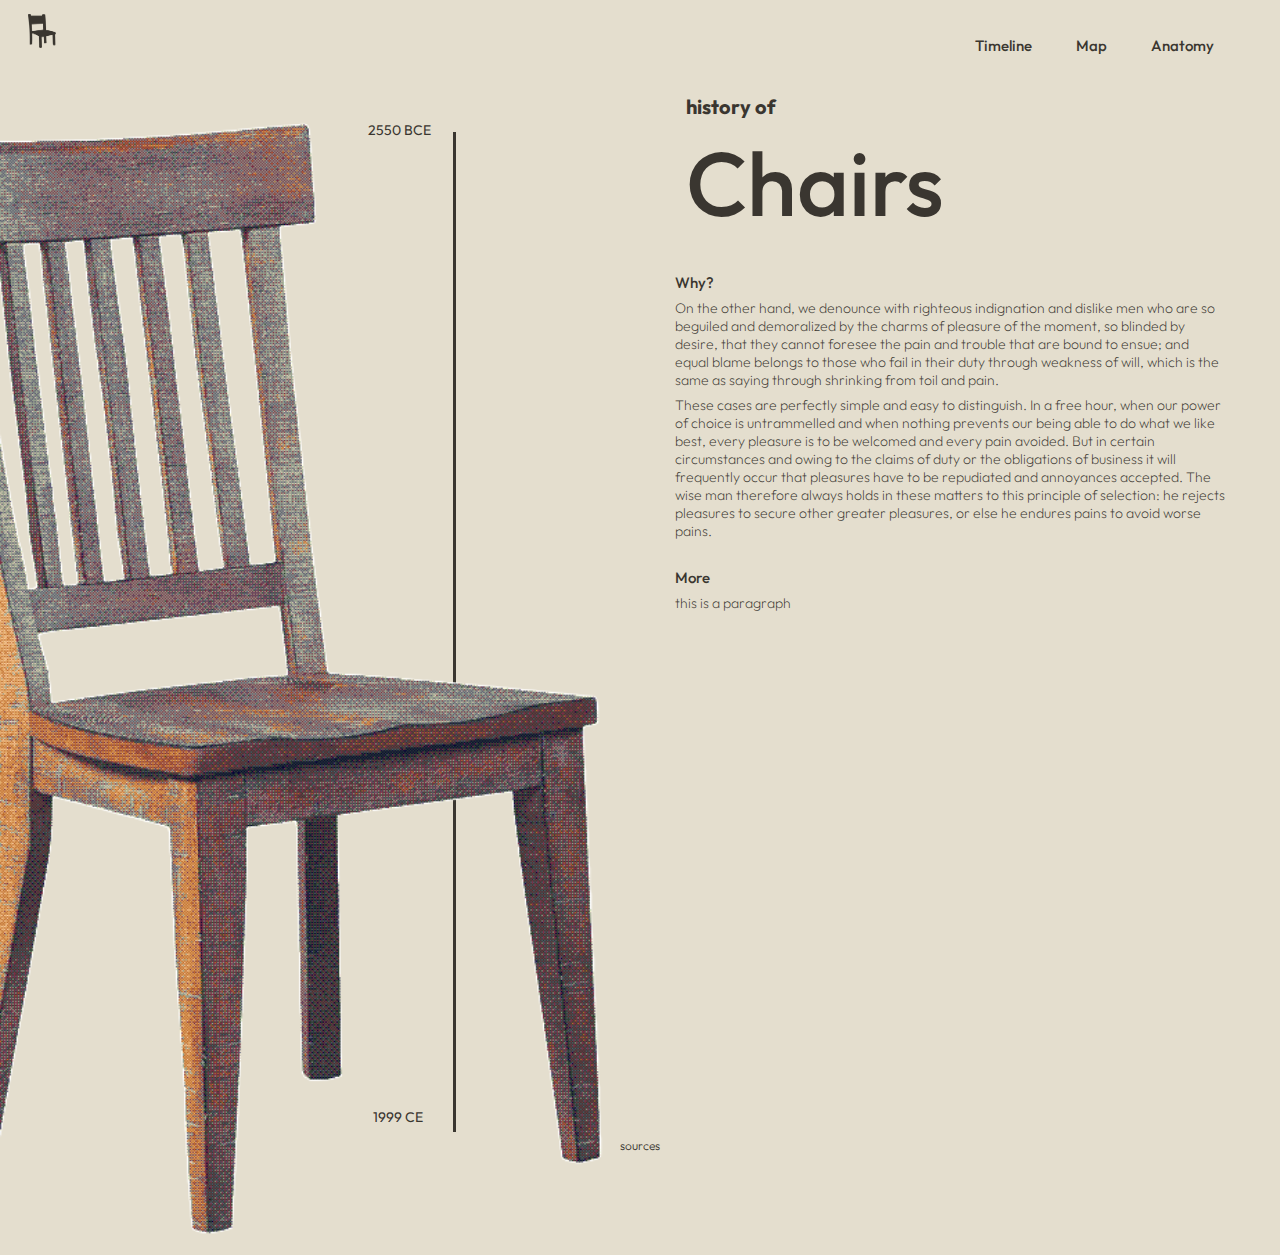
<file: index.html>
<!DOCTYPE html>
<html lang="en">
<head>
    <meta charset="UTF-8">
    <meta name="viewport" content="width=device-width, initial-scale=1.0">
    <title>Chairs - Homepage</title>
    <link rel = "stylesheet" href = "index.css">
    <!--typeface info-->
    <link rel="preconnect" href="https://fonts.googleapis.com">
    <link rel="preconnect" href="https://fonts.gstatic.com" crossorigin>
    <link href="https://fonts.googleapis.com/css2?family=Outfit:wght@100..900&display=swap" rel="stylesheet">
    <!--favicon info-->
    <link rel="icon" type="image/x-icon" href="chairFavicon.png">
</head>

<body>
    <!-- <div class = outfit-medium></div> -->
    <section class = "header">
        <ul>
            <section class = "homeIcon">
                 <li style="float:inline-start"><a href="index.html" class = "active"> <img id = "homeIconAct" src="homeIcon.png" style = "width:30px;height:36px"> </a></li>
            </section>
            <li><a href="anatomy.html">Anatomy</a></li>
            <li><a href="map.html">Map</a></li>
            <li><a href="timeline.html">Timeline</a></li>
        </ul>
    </section>
    <br>
    <section class = "body">
        <div class = "imgContainer">
                 <img src = "woodchairD.png">
             <div class = "vl"></div>
        </div>
        <div class = "bodyContent">
            <section class = "title">
                <br>
                <h3>history of</h3>
                <h2>Chairs</h2>
            </section>
            <br>
            <h4>Why?</h4>
            <p>On the other hand, we denounce with righteous indignation and dislike men who are so beguiled and demoralized by the charms of pleasure of the moment, so blinded by desire, that they cannot foresee the pain and trouble that are bound to ensue; and equal blame belongs to those who fail in their duty through weakness of will, which is the same as saying through shrinking from toil and pain.</p>

            <p>These cases are perfectly simple and easy to distinguish. In a free hour, when our power of choice is untrammelled and when nothing prevents our being able to do what we like best, every pleasure is to be welcomed and every pain avoided. But in certain circumstances and owing to the claims of duty or the obligations of business it will frequently occur that pleasures have to be repudiated and annoyances accepted. The wise man therefore always holds in these matters to this principle of selection: he rejects pleasures to secure other greater pleasures, or else he endures pains to avoid worse pains.</p>
            <br>
            <h4>More</h4>
        <p>this is a paragraph</p>
        </div>
    </section>
    <section class = "datesContainer">
        <div class = "earlyDate">2550 BCE</div>
        <div class = "endDate">1999 CE</div>
    </section>
    <section class = "footer">
        <footer>sources</footer>
    </section>
</body>
</html>
</file>
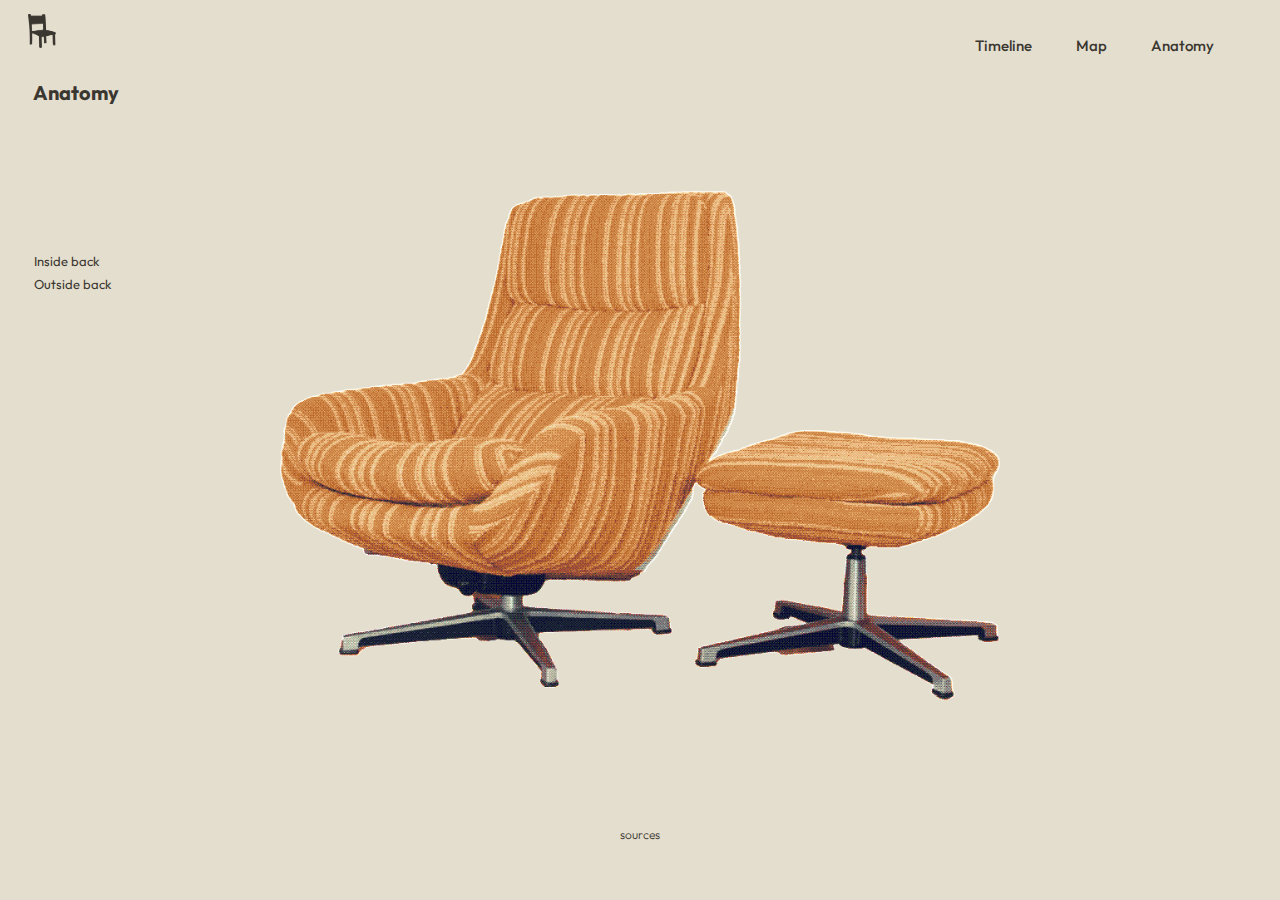
<file: anatomy/anatomy.html>
<!DOCTYPE html>
<html lang="en">
<head>
    <meta charset="UTF-8">
    <meta name="viewport" content="width=device-width, initial-scale=1.0">
    <title>Chairs - Anatomy</title>
    <link rel = "stylesheet" href = "anatomy.css">
    <!--typeface info-->
    <link rel="preconnect" href="https://fonts.googleapis.com">
    <link rel="preconnect" href="https://fonts.gstatic.com" crossorigin>
    <link href="https://fonts.googleapis.com/css2?family=Outfit:wght@100..900&display=swap" rel="stylesheet">
    <!--favicon info-->
    <link rel="icon" type="image/x-icon" href="chairFavicon.png">
</head>

<body>
    <section class = "header">
        <ul>
            <section class = "homeIcon">
                 <li style="float:inline-start"><a href="index.html"> <img id = "homeIconAct" src="homeIcon.png" style = "width:30px;height:36px"> </a></li>
            </section>
            <li><a href="anatomy.html" class = "active">Anatomy</a></li>
            <li><a href="map.html">Map</a></li>
            <li><a href="timeline.html">Timeline</a></li>
        </ul>
    </section>
    <br><br>
    <h3>Anatomy</h3>
    <section class = "anatomySection">
        <div class = "imgContainer">
            <img src="anatomyChairD.png">
        </div>
    </section>
    <section class = "descContainer">
        <div class = "insideBack">Inside back</div>
        <div class = "outsideBack">Outside back</div>
    </section>
    <section class = "footer">
        <footer>sources</footer>
    </section>
</body>
</html>
</file>
<file: index.css>
* {
    margin-top: 1px;
    margin-left: 10px;
    margin-right: 10px;
    margin-bottom: 5px;
    padding: 1px;
    box-sizing: border-box;
}

body{
    font-family: "Outfit", sans-serif;
    color: #3A3630;
    background-color: #E4DECE;
}

.imgContainer {
    width: 600px;
    height: 1000px;
    /* background-color: blue; */
}

.imgContainer img{
    width: 1200px;
    position: relative;
    bottom: -30px;
    right: 400px;
    z-index: 1;
}

.vl{
    border-left: 3px solid #3A3630;
    height: 1000px;
    position: absolute;
    margin-top: 132px;
    left: 450px;
    margin-left: 3px;
    top: 0;
}

.datesContainer{
    position: relative;
    height: 50px;
    width: 500px;
}

.earlyDate{
    position: absolute;
    left: 325px;
    bottom: 985px;
    font-size: 14px;
    font-weight: 500px;
}

.endDate{
    position: absolute;
    left: 330px;
    bottom: -2px;
    font-size: 14px;
    font-weight: 500px;
}


/* Header info */

.header{
    font-size: 15px;
    font-weight:300;
}

ul li {
    float: right;
}

ul {
    list-style-type: none;
}

ul li a{
    text-decoration: none;
    color:#3A3630;
    font-weight: 500;
}

.homeIcon{
    /* background-color: blue; */
    margin-top:1px;
    margin-left:-50px;
    width: 20px;
    height: 20px;
}

.title{
    font-family: "Outfit", sans-serif;
    font-weight: 300;
}

.title h2{
    font-size: 90px;
    font-weight: 500;
}

.title h3{
    font-size: 20px;
    font-size: 500;
}

.body{
    display: grid;
    grid-template-columns: 1fr 2fr;
}

.body h4{
    font-size: 15px;
    font-weight: 500;
}

.body p{
    font-size: 14px;
    font-weight: 200;
}

.footer{
    text-align: center;
    font-size: 12px;
    font-weight:300;
}
</file>
<file: anatomy/anatomy.css>
* {
    margin-top: 1px;
    margin-left: 10px;
    margin-right: 10px;
    margin-bottom: 5px;
    padding: 1px;
    box-sizing: border-box;
}

body{
    font-family: "Outfit", sans-serif;
    color: #3A3630;
    background-color: #E4DECE;
    font-size: 13px;
}

.header{
    font-size: 15px;
    font-weight:300;
}

ul li {
    float: right;
}

ul {
    list-style-type: none;
}

ul li a{
    text-decoration: none;
    color:#3A3630;
    font-weight: 500;
}

.homeIcon{
    /* background-color: blue; */
    margin-top:1px;
    margin-left:-50px;
    width: 20px;
    height: 20px;
}

h3{
    font-size: 20px;
    font-size: 500;
}

.imgContainer{
    width: screen;
    height: 700px;
    /* background-color: chocolate; */
    /* display: flex; */
    z-index: 1;
}

.imgContainer img{
    position: relative;
    top: 50px;
    width: 1000px;
    display: block;
    margin: auto;
    z-index: 1;
}

/* descriptor placement */

.descContainer{
    position: absolute;
    width: screen;
    margin: auto;
    height: 650px;
    /* background-color: aqua; */
    bottom: 0px;
}

.insideBack{
    bottom: 100px;

}

.footer{
    text-align: center;
    font-size: 12px;
    font-weight:300;
}
</file>
